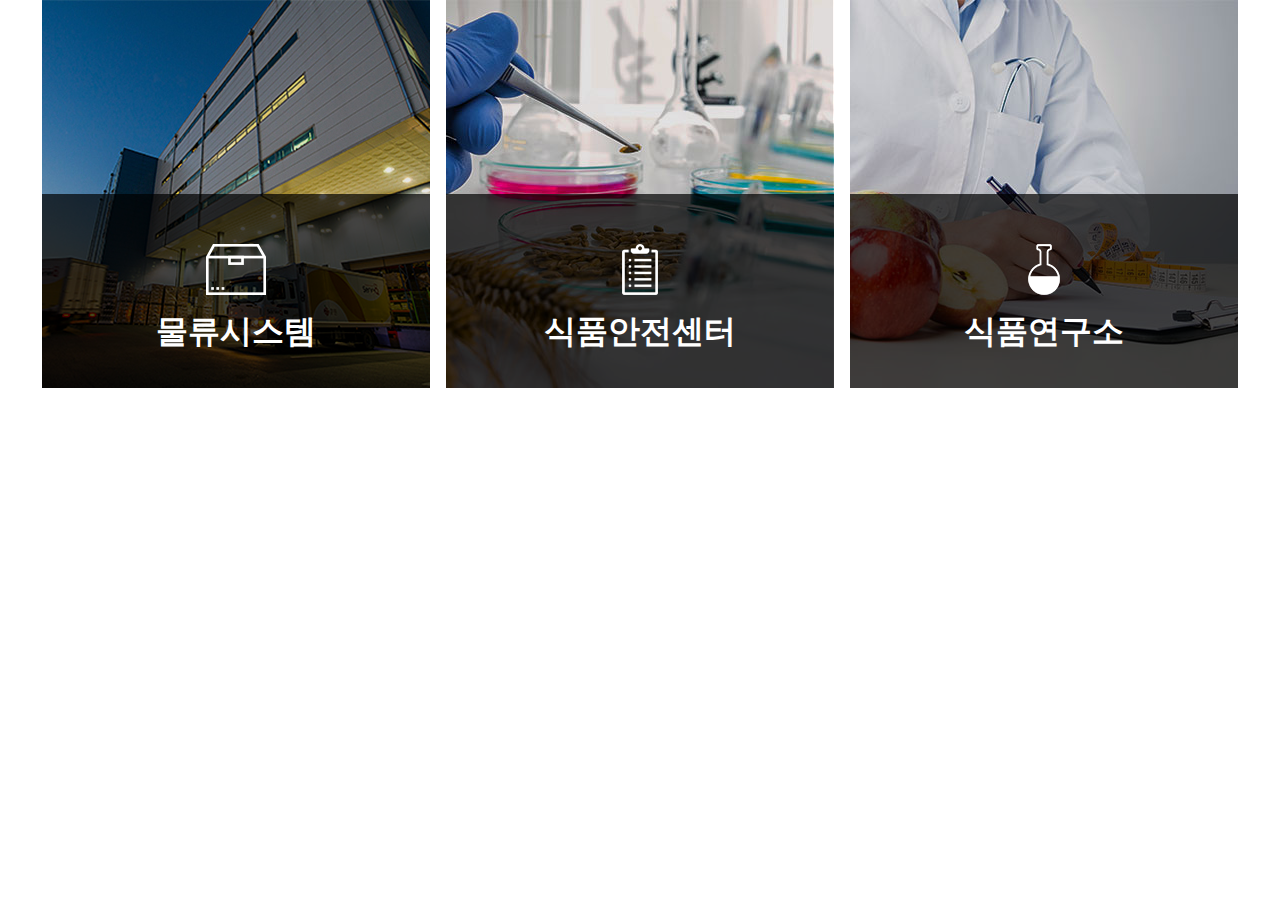
<file: index.html>
<!DOCTYPE html>
<html lang="en">
<head>
    <meta charset="UTF-8">
    <meta name="viewport" content="width=device-width, initial-scale=1.0">
    <title>마우스 호버 효과</title>
    <style>
        * {margin: 0; padding: 0;}
        a {
            text-decoration: none;
            color: inherit;
            }
        img {vertical-align: top;}
        section {
            width: 1212px;
            margin: 0 auto;
        }
        .box {
            width: 388px;
            text-align: center;
            margin: 0 8px;
            overflow:hidden;
            position: relative;
            float: left;
        }
        .box .bg {
            width: 388px;
            height: 388px;
            transition: 0.2s;
        }
        .box:nth-child(1) .bg{
            background: url(img/bg01.jpg) no-repeat;
        }
        .box:nth-child(2) .bg{
            background: url(img/bg02.jpg) no-repeat;
        }
        .box:nth-child(3) .bg{
            background: url(img/bg03.jpg) no-repeat;
        }
        .box .text {
            width: 388px;
            height: 388px;
            position: absolute;
            top: 50%;
            left: 0;
            background-color: rgba(0,0,0,0.7);
            text-align: center;
            color: white;
            padding-top: 50px;
            box-sizing: border-box;
            transition: 0.5s;
        }
        .box .text h2{
            padding: 15px 0 50px;
            font-size: 2rem;
        }
        .box .text a {
            display: inline-block;
            border:1px solid #fff;
            padding: 5px 20px;
            margin-top: 30px;
        }
        .box .text a:hover {
            background-color: #fff;
            color: #000;
            
            padding-right: #000;
        }
        .box:hover .text {
            top: 0;
        }
        .box:hover .bg {
            transform: scale(1.1);
        }
    </style>
</head>
<body>
    <section>
        <div class="box">
            <div class="bg"></div>
            <div class="text">
                <img src="img/icon01.png" alt="">
                <h2>물류시스템</h2>
                <p>서브큐는 선진화된 물류 시스템으로<br/> 고객분들께 식자재를 안전하게<br/> 공급하고 있습니다.</p>
                <a href="#">자세히보기</a>
            </div>
        </div>
        <div class="box">
            <div class="bg"></div>
            <div class="text">
                <img src="img/icon02.png" alt="">
                <h2>식품안전센터</h2>
                <p>한발 앞선 엄격한 식품위생관리를<br>위해 식품안전센터가 최선을<br>다하고 있습니다.</p>
                <a href="#">자세히보기</a>
            </div>
        </div>
        <div class="box">
            <div class="bg"></div>
            <div class="text">
                <img src="img/icon03.png" alt="">
                <h2>식품연구소</h2>
                <p>고객에게 차별화 된 가치 제공과<br>경쟁력 우위의 신제품 개발을<br>위해 노력하고 있습니다.</p>
                <a href="#">자세히보기</a>
            </div>
        </div>
    </section>
</body>
</html>
</file>
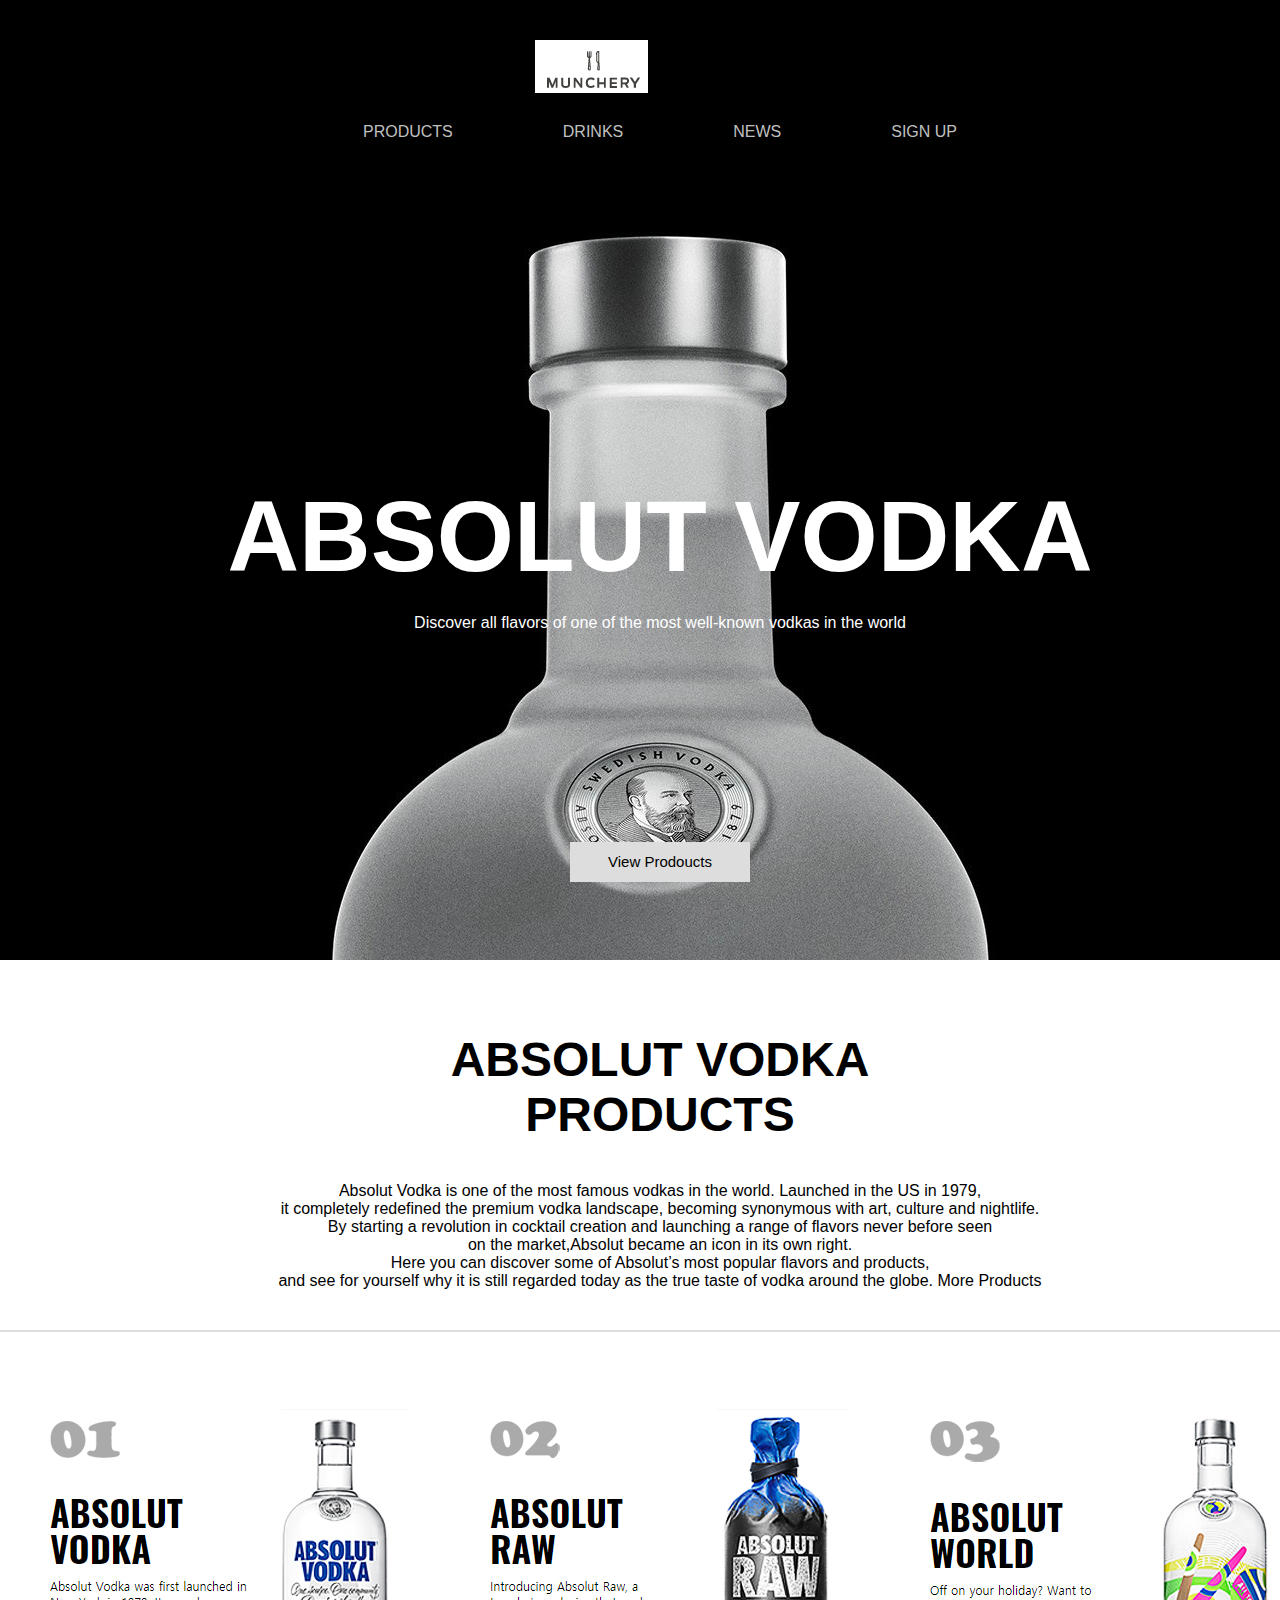
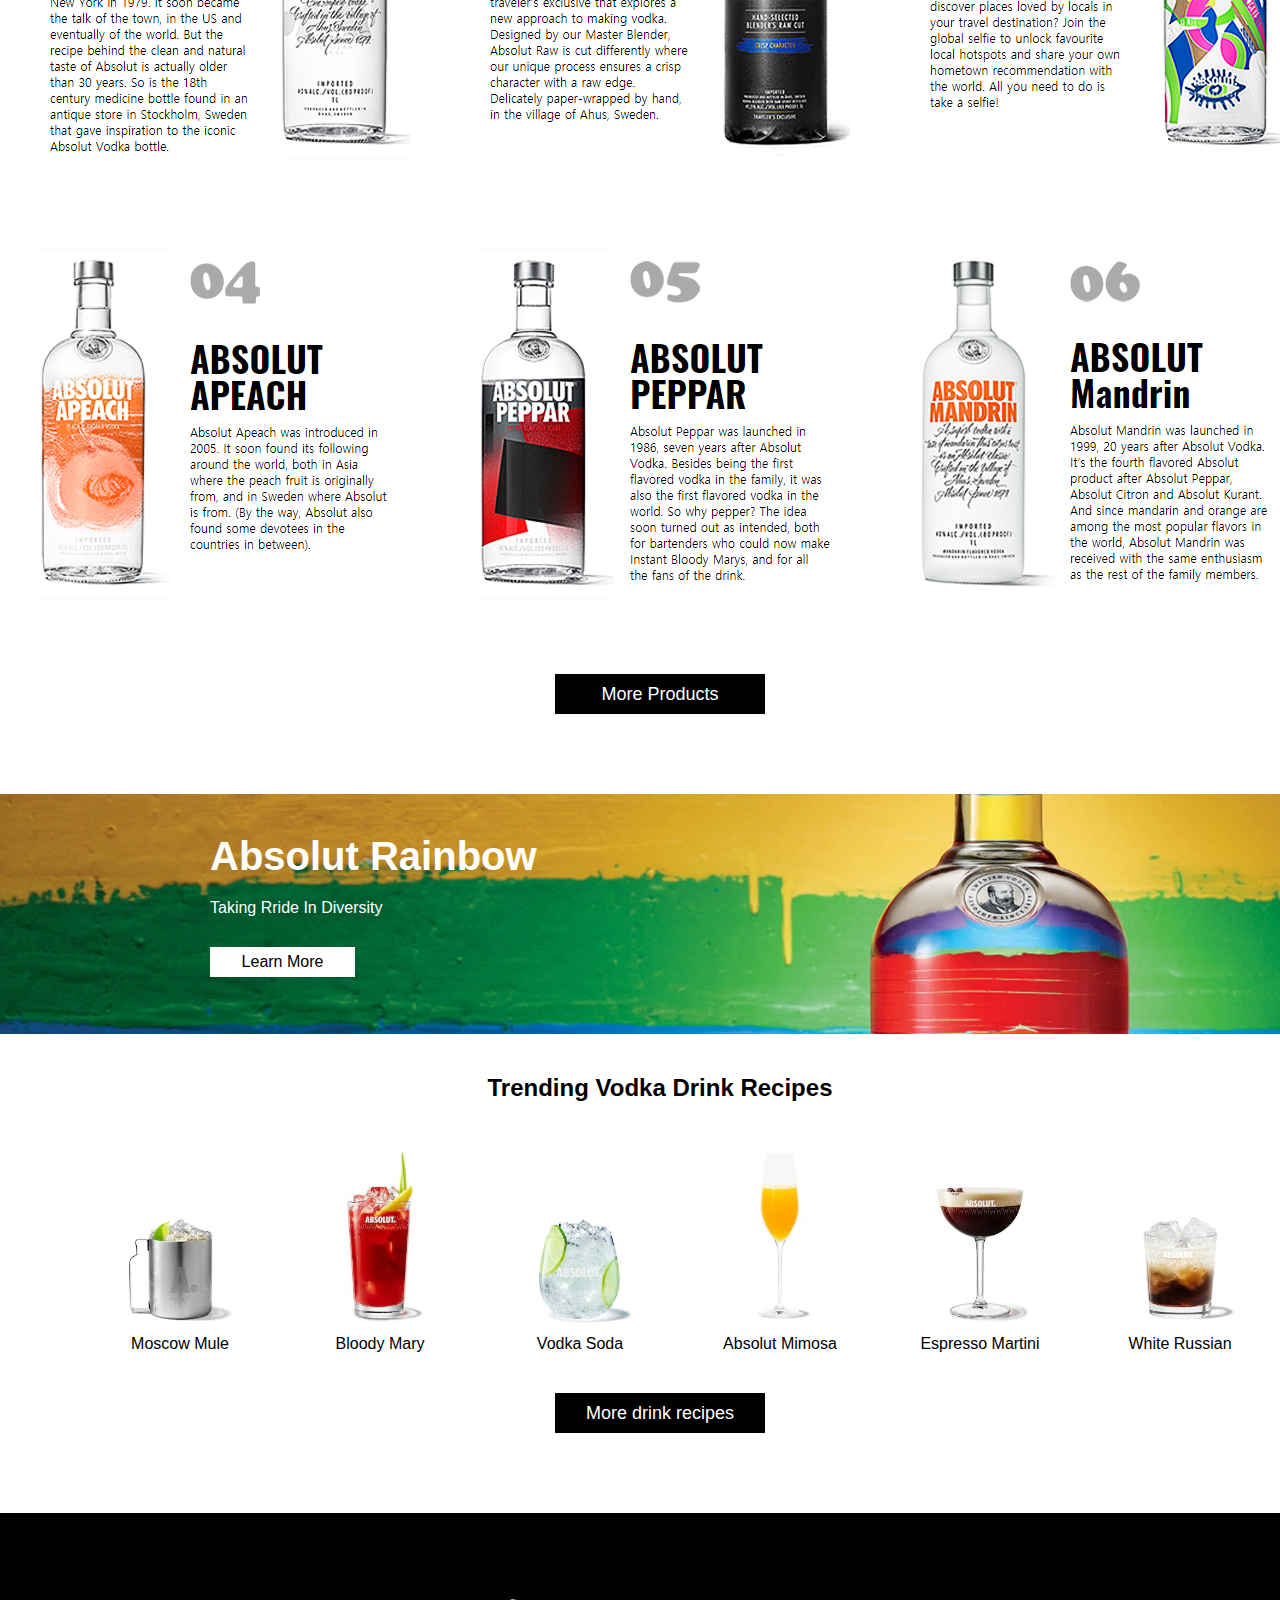
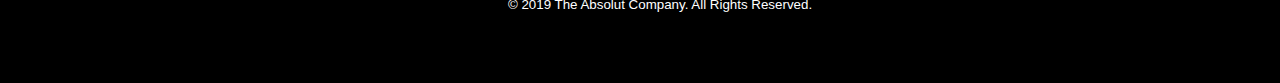
<file: absolut.html>
<!DOCTYPE html>
<html lang="en">
<head>
    <meta charset="UTF-8">
    <meta name="viewport" content="width=device-width, initial-scale=1.0">
    <title>ABSOLUT</title>
    <link href="absolut.css" rel="stylesheet"/>
</head>
<body>
    <!-- 헤더 -->
    <header>
        <h1><a href="#"><img src="img/logo.png"/></a></h1>
        <nav>
            <h2 class="blind">앱솔루트 홈페이지 메뉴</h2>
            <ul>
                <li><a href="#">products</a></li>
                <li><a href="#">drinks</a></li>
                <li><a href="#">news</a></li>
                <li><a href="#">sign up</a></li>
            </ul>
        </nav>
    </header>
    <div class="main_visual">
            <div class="text">
                <span>absolut vodka</span>
                <p>Discover all flavors of one of the most well-known vodkas in the world</p>
                <a href="#">View Prodoucts</a>
            </div>
    </div>
    <!-- 메인 -->
    <main>
        <h2 class="blind">본문</h2>
        <section>
            <h2>absolut vodka<br/>products</h2>
            <p>Absolut Vodka is one of the most famous vodkas in the world. Launched in the US in 1979,<br>
                it completely redefined the premium vodka landscape, becoming synonymous with art, culture and nightlife.<br>
                By starting a revolution in cocktail creation and launching a range of flavors never before seen<br>
                on the market,Absolut became an icon in its own right.<br>
                Here you can discover some of Absolut’s most popular flavors and products,<br>
                and see for yourself why it is still regarded today as the true taste of vodka around the globe.
                More Products</p>
        </section>
        <section>
            <h2 class="blind">보드카 제품 사진</h2>
            <ul>
                <li><a href="#"><img src="img/item01.jpg" alt="absolut vodka"/></a></li>
                <li><a href="#"><img src="img/item02.jpg" alt="absolut raw"/></a></li>
                <li><a href="#"><img src="img/item03.jpg" alt="absolut world"/></a></li>
                <li><a href="#"><img src="img/item04.jpg" alt="absolut apeach"/></a></li>
                <li><a href="#"><img src="img/item05.jpg" alt="absolut peppar"/></a></li>
                <li><a href="#"><img src="img/item06.jpg" alt="absolut mandrin"/></a></li>
            </ul>
            <div class="button"><a href="#">More Products</a></div>
        </section>
        <div class="banner">
            <div class="wrap">
                <span>Absolut Rainbow</span>
                <span>Taking Rride In Diversity</span>
                
                <a href="#">Learn More</a>
            </div>
        </div>
        <section>
            <h2>Trending Vodka Drink Recipes</h2>
            <ul>
                <li><a href="#">
                    <img src="img/recipes01.jpg" alt="Moscow Mule"/>
                    <figcaption>Moscow Mule</figcaption>
                </a></li>
                <li><a href="#"><img src="img/recipes02.jpg" alt="Bloody Mary"/>
                    <figcaption>Bloody Mary</figcaption>
                </a></li>
                <li><a href="#"><img src="img/recipes03.jpg" alt="Vodka Soda"/>
                    <figcaption>Vodka Soda</figcaption>
                </a></li>
                <li><a href="#"><img src="img/recipes04.jpg" alt="Absolut Mimosa"/>
                    <figcaption>Absolut Mimosa</figcaption>
                </a></li>
                <li><a href="#"><img src="img/recipes05.jpg" alt="Espresso Martini"/>
                    <figcaption>Espresso Martini</figcaption>
                </a></li>
                <li><a href="#"><img src="img/recipes06.jpg" alt="White Russian"/>
                    <figcaption>White Russian</figcaption>
                </a></li>
            </ul>
            <div class="button"><a href="#">More drink recipes</a></div>
        </section>
    </main>
    <footer>
        <h2 class="blind">꼬리</h2>
        <small>&copy; 2019 The Absolut Company. All Rights Reserved.</small>
    </footer>
</body>
</html>
</file>
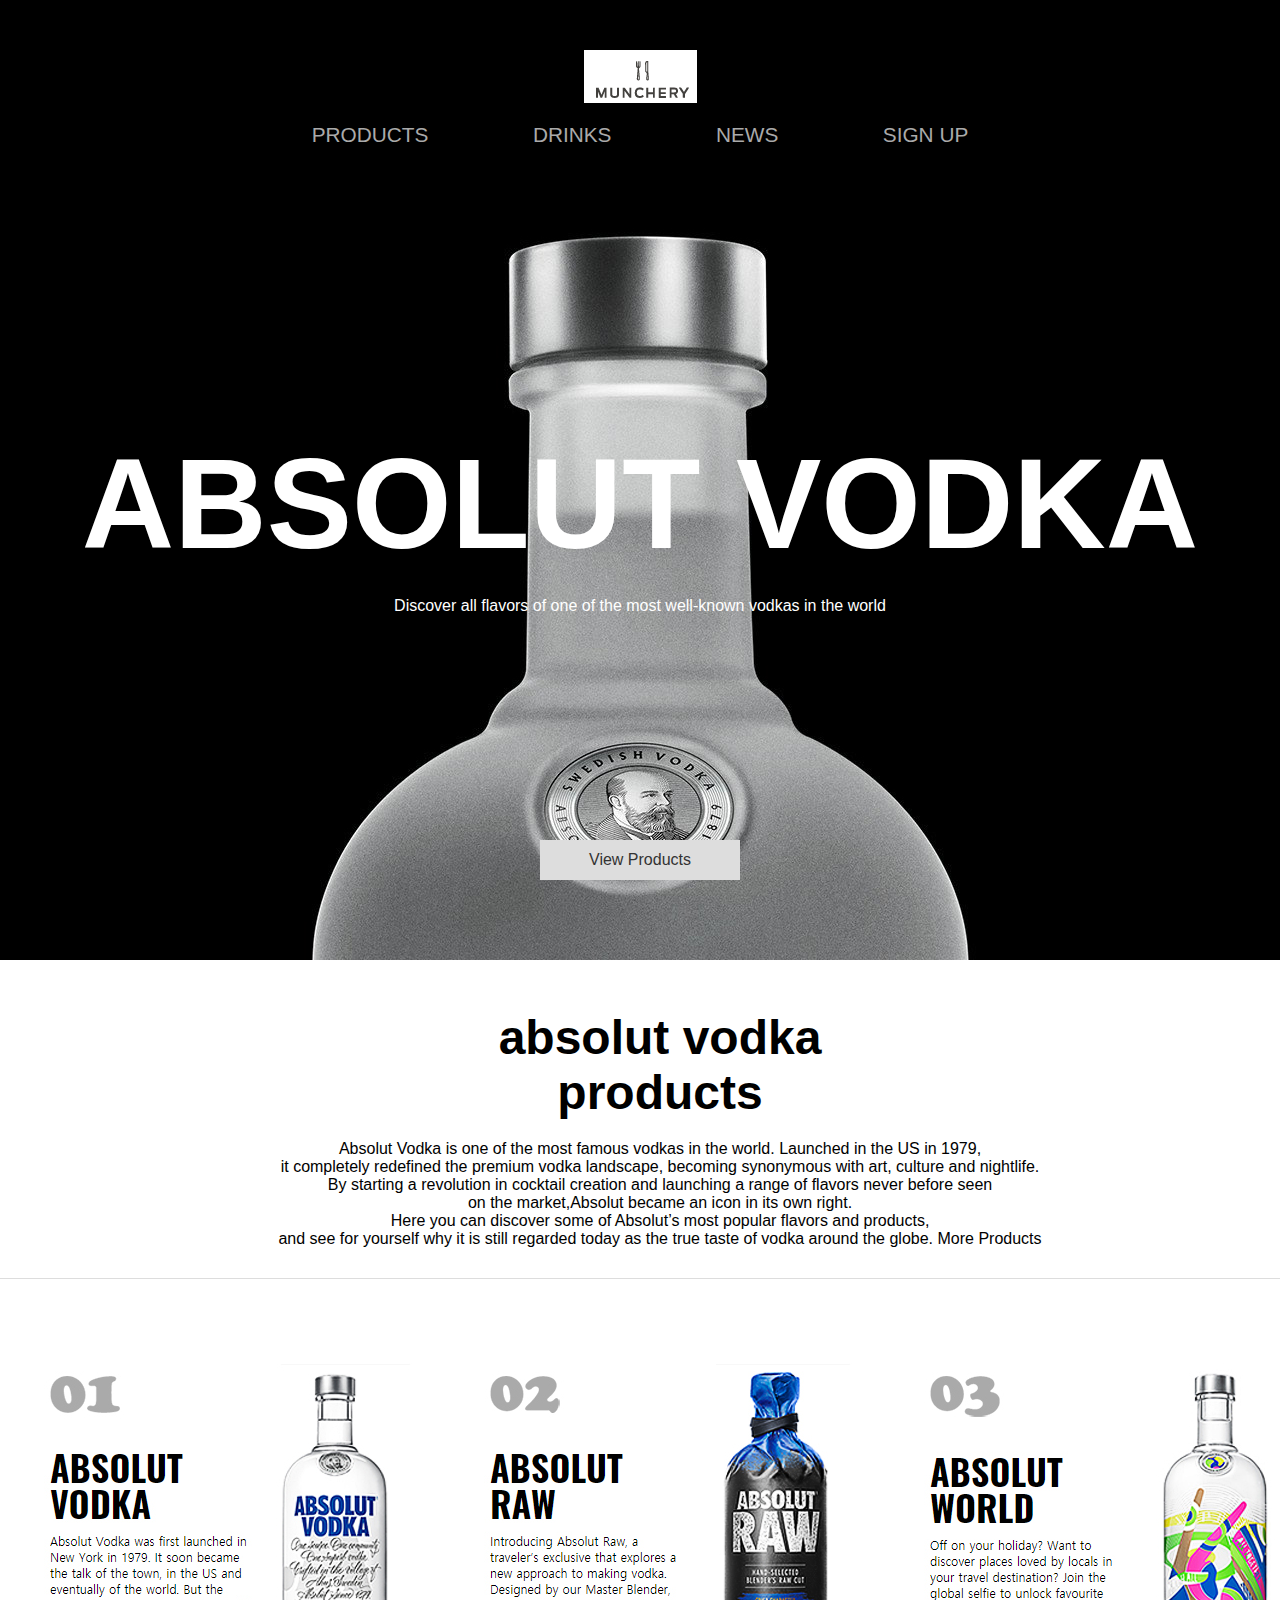
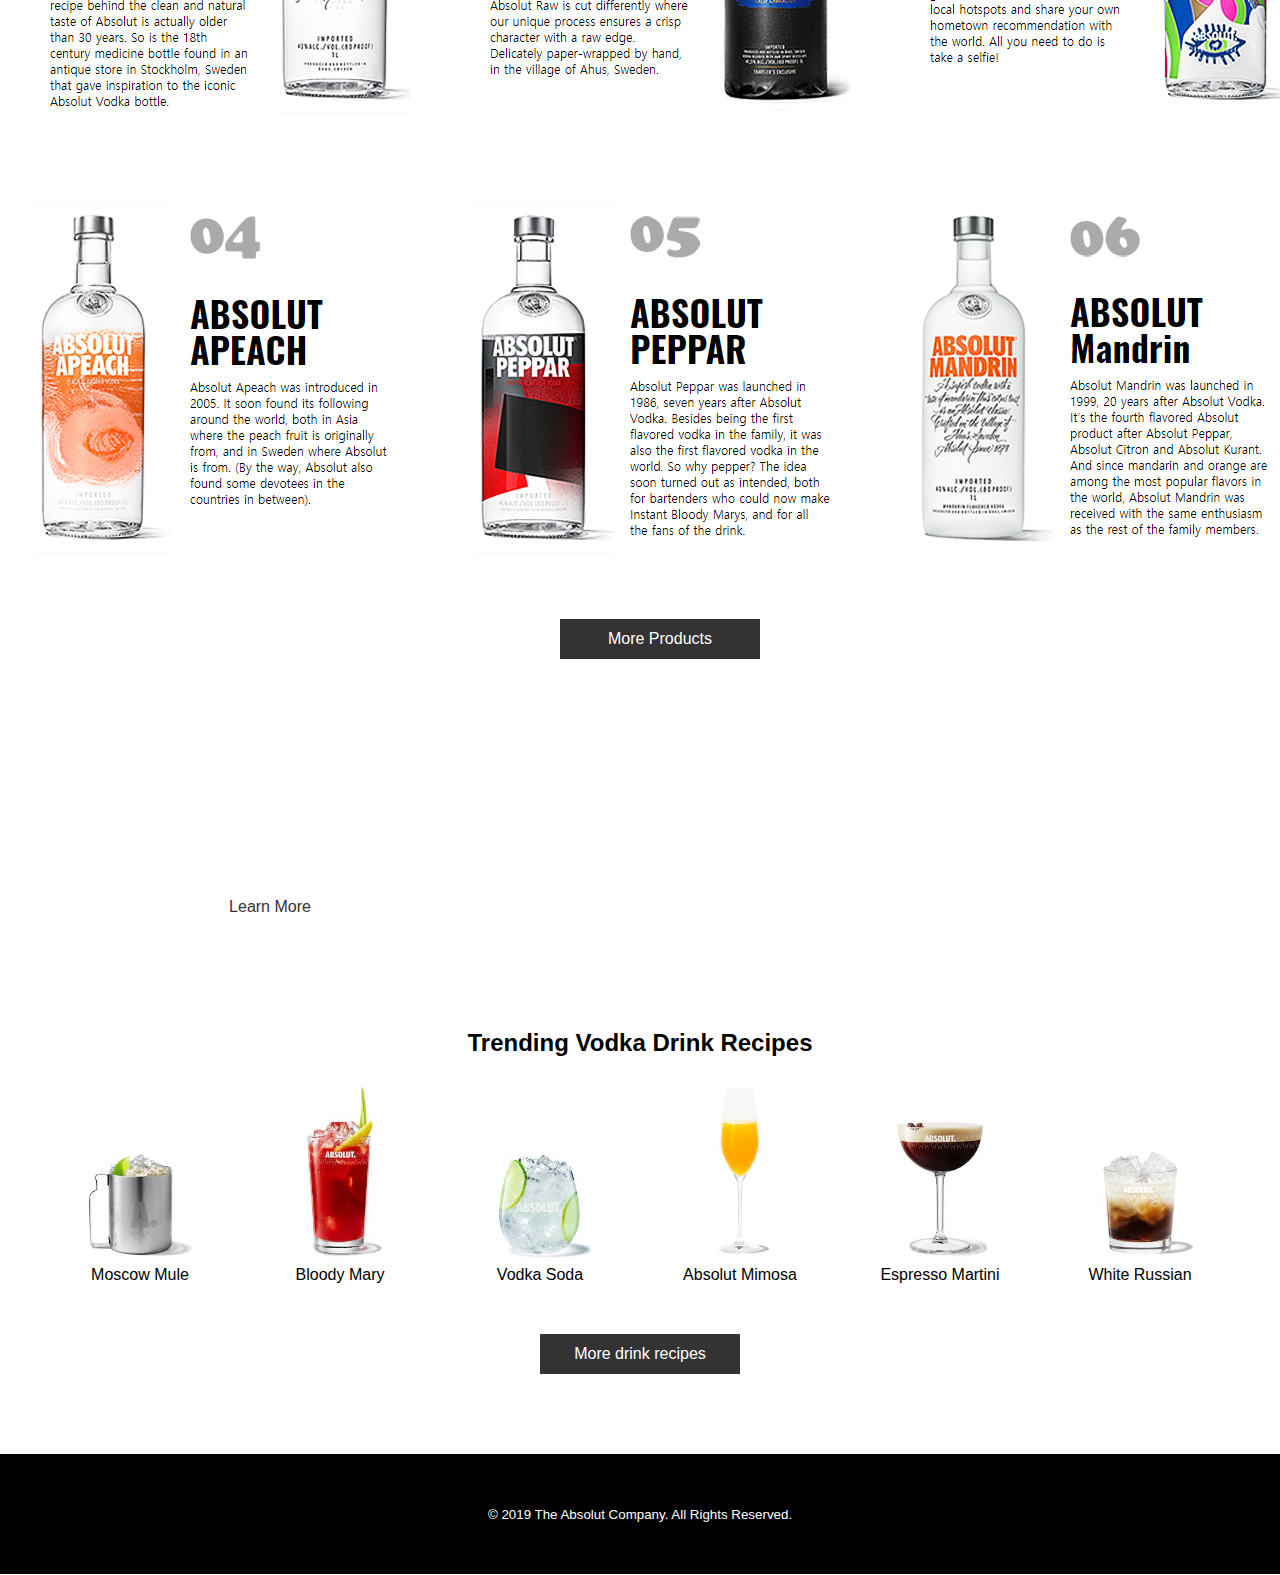
<file: answer_absolut.html>
<!DOCTYPE html>
<html lang="en">
<head>
    <meta charset="UTF-8">
    <meta name="viewport" content="width=device-width, initial-scale=1.0">
    <title>Document</title>
    <link href="answer_absolut.css" rel="stylesheet"/>
</head>
<body>
    <!-- 헤더 -->
    <header id="header">
        <h1><a href=#><img src="img/logo.png" alt="absolut"/></a></h1>
        <nav>
            <ul>
                <li><a href="#">PRODUCTS</a></li>
                <li><a href="#">DRINKS</a></li>
                <li><a href="#">NEWS</a></li>
                <li><a href="#">SIGN UP</a></li>
            </ul>
        </nav>
    </header>
    <!-- 메인비주얼 -->
    <div id="main_visual">
        <b>ABSOLUT VODKA</b>
        <p>Discover all flavors of one of the most well-known vodkas in the world</p>
        <a href="#" class="more">View Products</a>
    </div>
    <!-- 제품 -->
    <section id="products">
        <h2>absolut vodka<br/>products</h2>
        <p>Absolut Vodka is one of the most famous vodkas in the world. Launched in the US in 1979,<br>
            it completely redefined the premium vodka landscape, becoming synonymous with art, culture and nightlife.<br>
            By starting a revolution in cocktail creation and launching a range of flavors never before seen<br>
            on the market,Absolut became an icon in its own right.<br>
            Here you can discover some of Absolut’s most popular flavors and products,<br>
            and see for yourself why it is still regarded today as the true taste of vodka around the globe.
            More Products</p>
        <ul class="clearfix">
            <li><a href="#"><img src="img/item01.jpg" alt=""/></a></li>
            <li><a href="#"><img src="img/item02.jpg" alt=""/></a></li>
            <li><a href="#"><img src="img/item03.jpg" alt=""/></a></li>
            <li><a href="#"><img src="img/item04.jpg" alt=""/></a></li>
            <li><a href="#"><img src="img/item05.jpg" alt=""/></a></li>
            <li><a href="#"><img src="img/item06.jpg" alt=""/></a></li>
        </ul>
        <a href="#" class="more">More Products</a>
    </section>
    <!-- banner -->
    <div id="banner">
        <div>
            <b>Absolut Rainbow</b>
            <p>Taking Rride In Diversity</p>
            <a href="#" class="more">Learn More</a>
        </div>
    </div>

    <!-- 레시피 -->
    <section id="recipes">
        <h2>Trending Vodka Drink Recipes</h2>
        <ul class="clearfix">
            <li>
                <a href="#">
                    <img src="img/recipes01.jpg" alt=""/>
                    <span>Moscow Mule</span>
                </a>
            </li>
            <li>
                <a href="#">
                    <img src="img/recipes02.jpg" alt=""/>
                    <span>Bloody Mary</span>
                </a>
            </li>
            <li>
                <a href="#">
                    <img src="img/recipes03.jpg" alt=""/>
                    <span>Vodka Soda</span>
                </a>
            </li>
            <li>
                <a href="#">
                    <img src="img/recipes04.jpg" alt=""/>
                    <span>Absolut Mimosa</span>
                </a>
            </li>
            <li>
                <a href="#">
                    <img src="img/recipes05.jpg" alt=""/>
                    <span>Espresso Martini</span>
                </a>
            </li>
            <li>
                <a href="#">
                    <img src="img/recipes06.jpg" alt=""/>
                    <span>White Russian</span>
                </a>
            </li>
        </ul>
        <a href="#" class="more">More drink recipes</a>
    </section>
    <!--  푸터 -->
    <footer id="footer">
        <small>&copy; 2019 The Absolut Company. All Rights Reserved.</small>
    </footer>
</body>
</html>
</file>
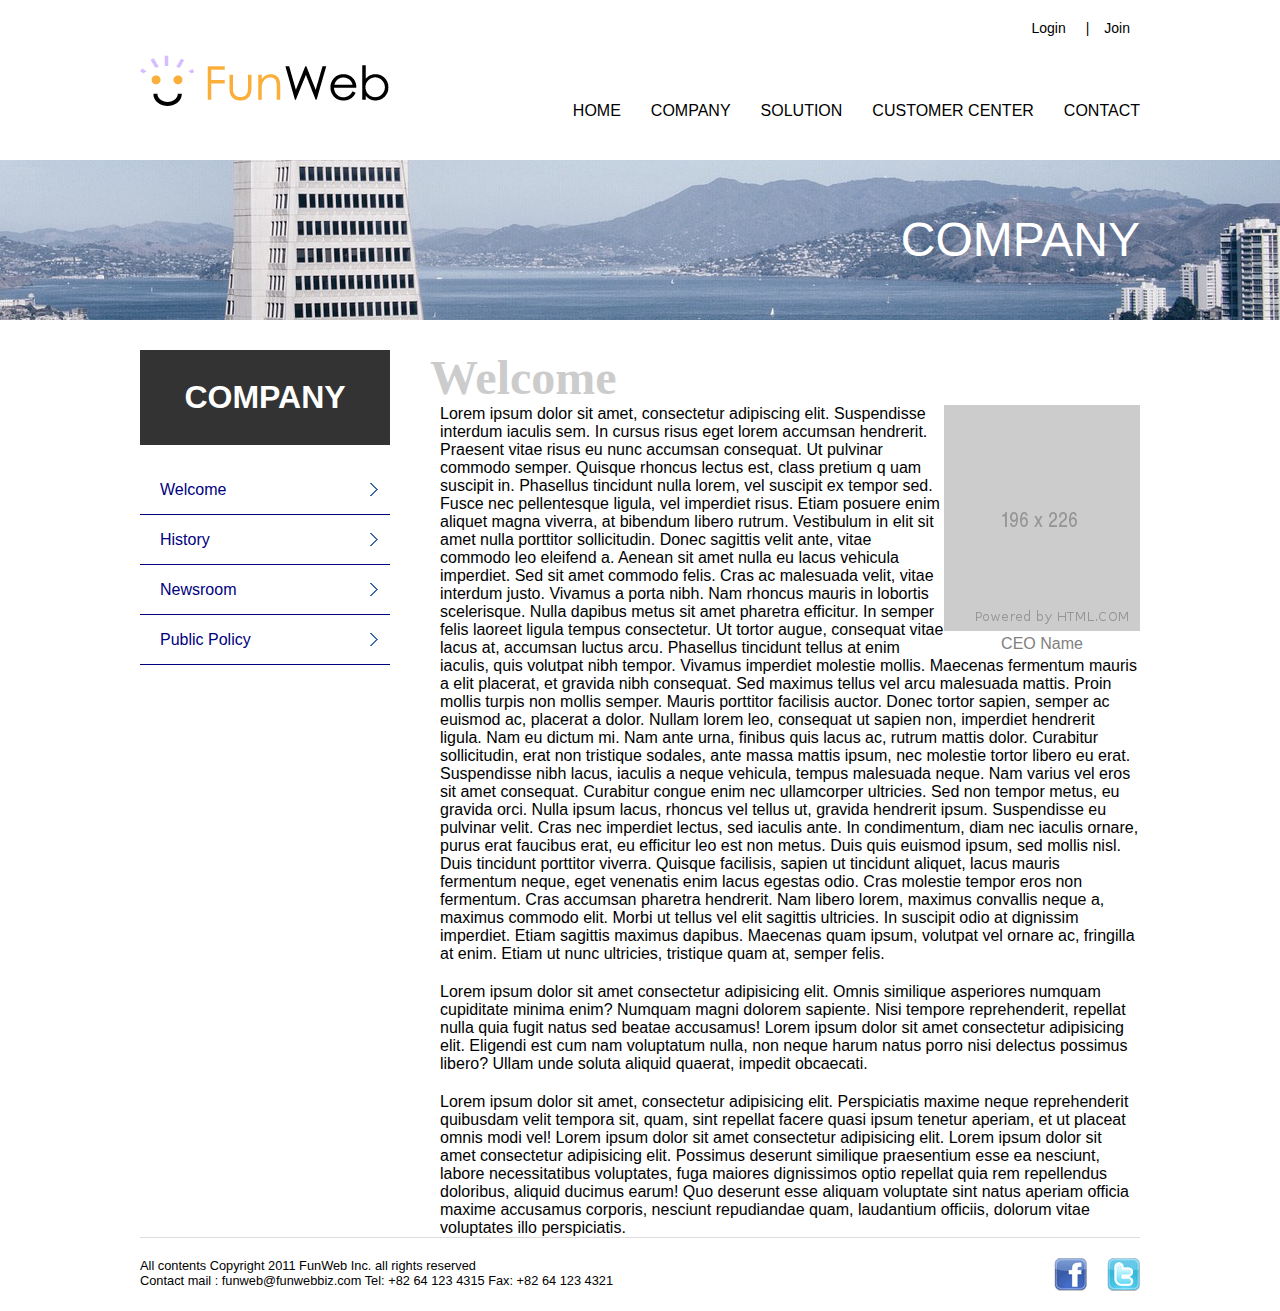
<file: funweb.html>
<!DOCTYPE html>
<html lang="en">
<head>
    <meta charset="UTF-8">
    <meta name="viewport" content="width=device-width, initial-scale=1.0">
    <title>FunWeb</title>
    <!-- 문서전체 고딕체고 welcome은 명조체(TimesNewRoman) -->
    <link href="funweb.css" rel="stylesheet"/>
</head>
    <!-- 헤더 -->
    <div class="header">
        <h1><a href="#"><img src="images/logo.png" alt="funweb"/></a></h1>
        <div class="member">
            <ul>
                <li><a href="#">Login</a></li>
                <li><a href="#">Join</a></li>
            </ul>
        </div>
        <div class="lnb">
            <ul>
                <li><a href="#">Home</a></li>
                <li><a href="#">Company</a></li>
                <li><a href="#">Solution</a></li>
                <li><a href="#">Customer Center</a></li>
                <li><a href="#">Contact</a></li>
            </ul>
        </div>
    </div>
    <!-- 서브 이미지 -->
    <div class="sub_img">
        <span>Company</span>
    </div>
    <!-- 본문 -->
    <div class="contents">
        <div class="submenu">
            <h2>Company</h2>
            <ul>
                <li><a href="#">Welcome</a></li>
                <li><a href="#">History</a></li>
                <li><a href="#">Newsroom</a></li>
                <li><a href="#">Public Policy</a></li>
            </ul>
        </div>
        <div class="subCon">
            <h3>Welcome</h3>
            <div class="content">
                <figure>
                    <img src="images/196x226.png" alt=""/>
                    <figcaption>CEO Name</figcaption>
                </figure>
                <p>Lorem ipsum dolor sit amet, consectetur adipiscing elit. Suspendisse interdum iaculis sem. In cursus risus eget lorem accumsan hendrerit. Praesent vitae risus eu nunc accumsan consequat. Ut pulvinar commodo semper. Quisque rhoncus lectus est, class pretium q
            uam suscipit in. Phasellus tincidunt nulla lorem, vel suscipit ex tempor sed. Fusce nec pellentesque ligula, vel imperdiet risus. Etiam posuere enim aliquet magna viverra, at bibendum libero rutrum. Vestibulum in elit sit amet nulla porttitor sollicitudin. Donec sagittis velit ante, vitae commodo leo eleifend a.

                Aenean sit amet nulla eu lacus vehicula imperdiet. Sed sit amet commodo felis. Cras ac malesuada velit, vitae interdum justo. Vivamus a porta nibh. Nam rhoncus mauris in lobortis scelerisque. Nulla dapibus metus sit amet pharetra efficitur. In semper felis laoreet ligula tempus consectetur. Ut tortor augue, consequat vitae lacus at, accumsan luctus arcu. Phasellus tincidunt tellus at enim iaculis, quis volutpat nibh tempor. Vivamus imperdiet molestie mollis. Maecenas fermentum mauris a elit placerat, et gravida nibh consequat. Sed maximus tellus vel arcu malesuada mattis. Proin mollis turpis non mollis semper. Mauris porttitor facilisis auctor.
                
                Donec tortor sapien, semper ac euismod ac, placerat a dolor. Nullam lorem leo, consequat ut sapien non, imperdiet hendrerit ligula. Nam eu dictum mi. Nam ante urna, finibus quis lacus ac, rutrum mattis dolor. Curabitur sollicitudin, erat non tristique sodales, ante massa mattis ipsum, nec molestie tortor libero eu erat. Suspendisse nibh lacus, iaculis a neque vehicula, tempus malesuada neque. Nam varius vel eros sit amet consequat. Curabitur congue enim nec ullamcorper ultricies. Sed non tempor metus, eu gravida orci.
                
                Nulla ipsum lacus, rhoncus vel tellus ut, gravida hendrerit ipsum. Suspendisse eu pulvinar velit. Cras nec imperdiet lectus, sed iaculis ante. In condimentum, diam nec iaculis ornare, purus erat faucibus erat, eu efficitur leo est non metus. Duis quis euismod ipsum, sed mollis nisl. Duis tincidunt porttitor viverra. Quisque facilisis, sapien ut tincidunt aliquet, lacus mauris fermentum neque, eget venenatis enim lacus egestas odio. Cras molestie tempor eros non fermentum.
                
                Cras accumsan pharetra hendrerit. Nam libero lorem, maximus convallis neque a, maximus commodo elit. Morbi ut tellus vel elit sagittis ultricies. In suscipit odio at dignissim imperdiet. Etiam sagittis maximus dapibus. Maecenas quam ipsum, volutpat vel ornare ac, fringilla at enim. Etiam ut nunc ultricies, tristique quam at, semper felis.</p>
                <p>Lorem ipsum dolor sit amet consectetur adipisicing elit. Omnis similique asperiores numquam cupiditate minima enim? Numquam magni dolorem sapiente. Nisi tempore reprehenderit, repellat nulla quia fugit natus sed beatae accusamus! Lorem ipsum dolor sit amet consectetur adipisicing elit. Eligendi est cum nam voluptatum nulla, non neque harum natus porro nisi delectus possimus libero? Ullam unde soluta aliquid quaerat, impedit obcaecati.</p>
                <p>Lorem ipsum dolor sit amet, consectetur adipisicing elit. Perspiciatis maxime neque reprehenderit quibusdam velit tempora sit, quam, sint repellat facere quasi ipsum tenetur aperiam, et ut placeat omnis modi vel! Lorem ipsum dolor sit amet consectetur adipisicing elit. Lorem ipsum dolor sit amet consectetur adipisicing elit. Possimus deserunt similique praesentium esse ea nesciunt, labore necessitatibus voluptates, fuga maiores dignissimos optio repellat quia rem repellendus doloribus, aliquid ducimus earum! Quo deserunt esse aliquam voluptate sint natus aperiam officia maxime accusamus corporis, nesciunt repudiandae quam, laudantium officiis, dolorum vitae voluptates illo perspiciatis.</p>
            </div>  
        </div>
    </div>
    <!-- 꼬리 -->
    <div class="footerWrap">
        <div class="footer">
            <div class="left">
                <small>All contents Copyright 2011 FunWeb Inc. all rights reserved</small>
                <address>Contact mail : funweb@funwebbiz.com Tel: +82 64 123 4315 Fax: +82 64 123 4321</address>
            </div>
            <ul class="sns">
                <li><a href="#">페이스북</a></li>
                <li><a href="#">트위터</a></li>
            </ul>
        </div>
    </div>
</body>
</html>
</file>
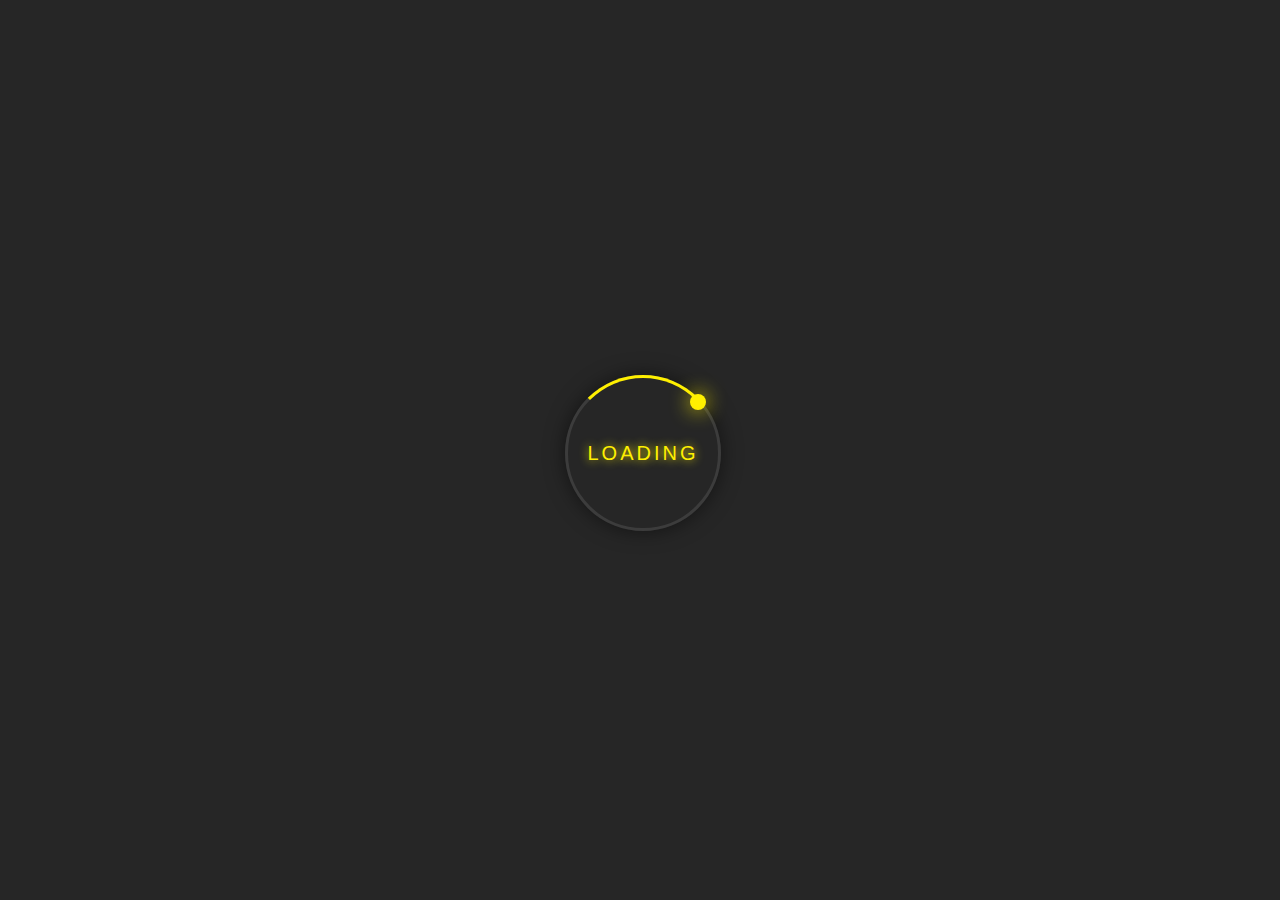
<file: loading.html>
<!DOCTYPE html>
<html lang="en">
<head>
    <meta charset="UTF-8">
    <meta name="viewport" content="width=device-width, initial-scale=1.0">
    <title>로딩 애니메이션 예제</title>
    <style>
        body{
            margin: 0;
            padding: 0;
            background-color: #262626;
        }
        .ring {
            width: 150px;
            height: 150px;
            position: absolute;
            top: calc(50% - 75px);
            left:calc(50% - 75px);
            border-radius: 50%;
            border: 3px solid #3c3c3c;
            text-align: center;
            line-height: 150px;
            color: #fff000;
            font-size: 20px;
            font-family: Arial, Helvetica, sans-serif;
            text-transform: uppercase;
            letter-spacing: 3px;
            text-shadow: 0 0 10px #fff000;
            box-shadow: 0 0 20px rgba(0, 0, 0, 0.5);
        }
        .ring::before {
            content:"";
            width: 100%;
            height: 100%;
            position: absolute;
            top: -3px; left: -3px;
            /* 볼더 두께만큼 빼준다. */
            border: 3px solid transparent;
            border-top-color: #fff000;
            /* border-right-color: #fff000; */
            border-radius: 50%;
            animation: ring-loop 2s linear infinite ;
        }
        span{
            display: block;
            width: 100%; height: 100%;
            position:absolute;
            top: calc(50% - 75px);
            left:calc(50% - 75px);
            border-radius: 50%;
            animation: ball-loop 2s linear infinite ;
        }
        span::before{
            content: "";
            width: 16px;
            height: 16px;
            border-radius: 50%;
            background-color: #fff000;
            position: absolute;
            top: 16px;
            right: 12px;
            box-shadow: 0 0 20px #fff000;
            
        }
        @keyframes ring-loop {
            0%{}
            25%{transform: rotate(90deg);}
            50%{transform: rotate(180deg);}
            75%{ transform: rotate(270deg);}
            100%{transform: rotate(360deg);}
        }
        @keyframes ball-loop {
            0%{}
            25%{transform: rotate(90deg);}
            50%{transform: rotate(180deg);}
            75%{ transform: rotate(270deg);}
            100%{transform: rotate(360deg);}
        }
    </style>
</head>
<body>
    <div class="ring">Loading
        <span></span>
    </div>
</body>
</html>
</file>
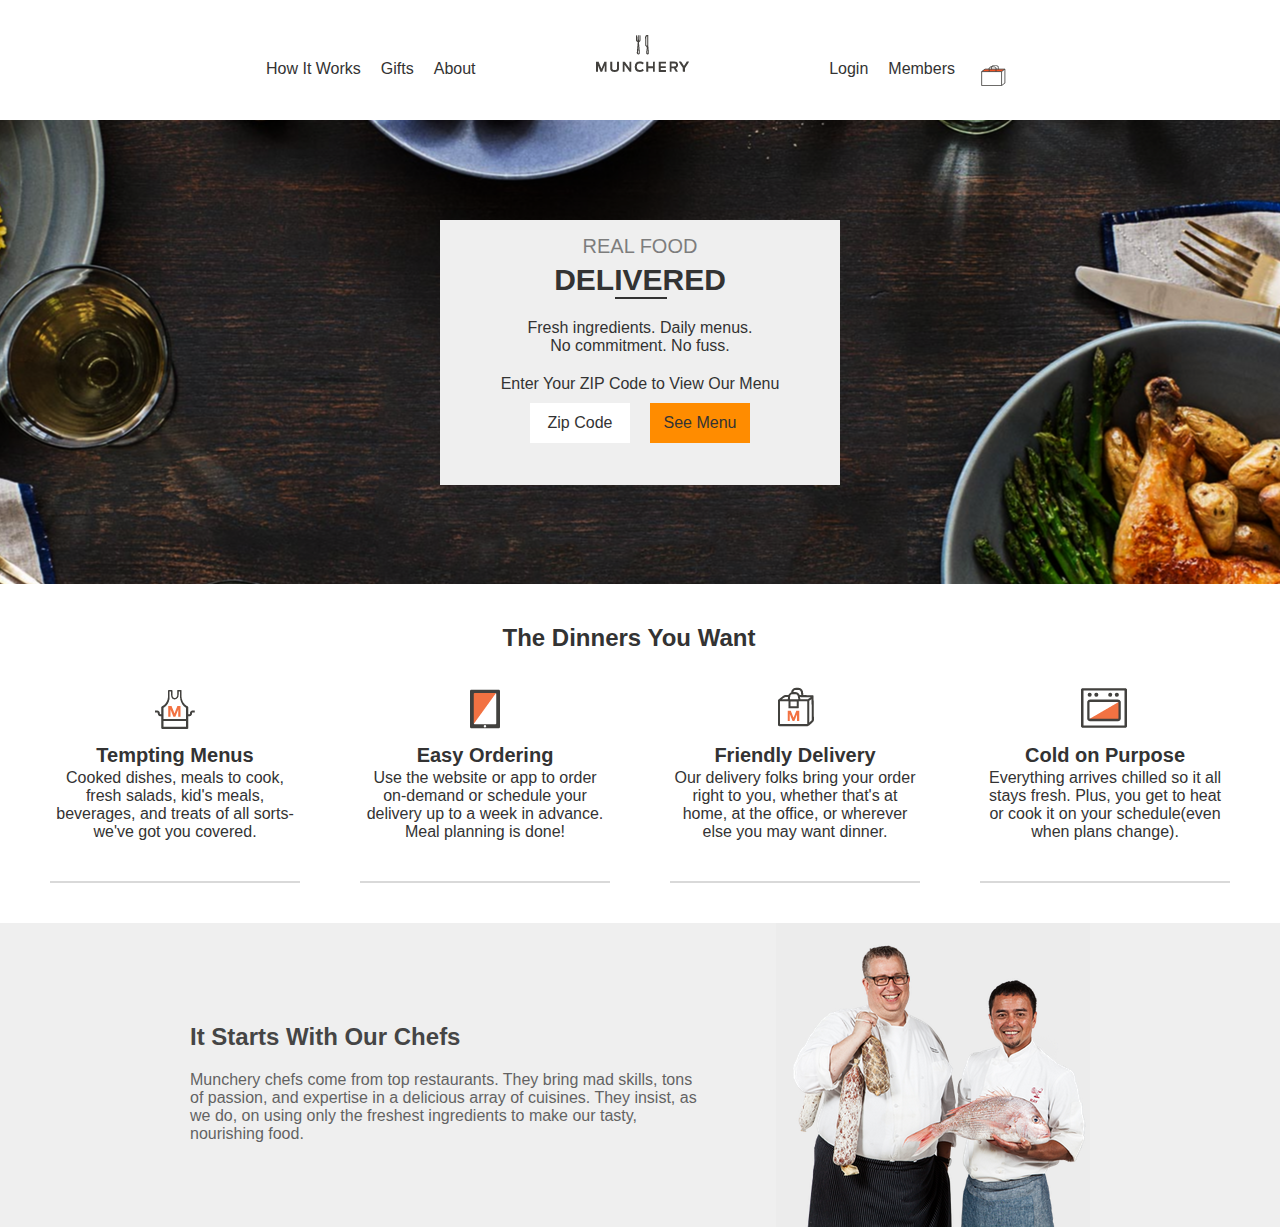
<file: munchery.html>
<!DOCTYPE html>
<html lang="en">
<head>
    <meta charset="UTF-8">
    <meta name="viewport" content="width=device-width, initial-scale=1.0">
    <title>munchery 예제</title>
    <link rel="stylesheet" href="munchery.css">
</head>
<body>
    <header>
        <nav class="left-side">
            <ul>
                <li class="nav__left-side"><a href="#">How It Works</a></li>
                <li class="nav__left-side"><a href="#">Gifts</a></li>
                <li class="nav__left-side"><a href="#">About</a></li>
            </ul>
        </nav>
        <nav class="right-side">
            <ul>
                <li class="nav__right-side"><a href="#">Login</a></li>
                <li class="nav__right-side"><a href="#">Members</a></li>
                <li class="nav__right-side adjust"><a href="#"><img src="img/top_icon.png" alt="cart"/></a></li>
            </ul>
        </nav>
        </nav>
        <h1 class="logo"><a href="#"><img src="img/logo.png" alt=""/></a></h1>
    </header>
    <div class="main-banner">
        <div class="main-banner__wrap">
            <span>real food</span>
            <h2 class="main-banner__title">Delivered</h2>
            <span>line</span>
            <p>Fresh ingredients. Daily menus.<br/>
                No commitment. No fuss.</p>
            <p>Enter Your ZIP Code to View Our Menu</p>
            <a href="#" class="main-banner__btn">Zip Code</a>
            <a href="#" class="main-banner__btn">See Menu</a>
        </div>
    </div>
    <main>
        <h2 class="main__title">The Dinners You Want</h2>
        <section>
            <a href="#">
                <img src="img/icon1.png" alt="">
                <h5 class="section__title">Tempting Menus</h5>
                <p class="section__text">Cooked dishes, meals to cook, fresh salads,
                    kid's meals, beverages, and treats of all
                    sorts-we've got you covered.
                    </p>
            </a>
        </section>
        <section>
            <a href="#">
                <img src="img/icon2.png" alt="">
                <h5 class="section__title">Easy Ordering</h5>
                <p class="section__text">Use the website or app to order on-demand
                    or schedule your delivery up to a week in
                    advance. Meal planning is done!</p>
            </a>
        </section>
        <section>
            <a href="#">
                <img src="img/icon3.png" alt="">
                <h5 class="section__title">Friendly Delivery</h5>
                <p class="section__text">Our delivery folks bring your order right to
                    you, whether that's at home, at the office, or
                    wherever else you may want dinner.</p>
            </a>
        </section>
        <section>
            <a href="#">
                <img src="img/icon4.png" alt="">
                <h5 class="section__title">Cold on Purpose</h5>
                <p class="section__text">Everything arrives chilled so it all stays
                    fresh. Plus, you get to heat or cook it on
                    your schedule(even when plans change).</p>
            </a>
        </section>
    </main>
    <footer>
        <div class="footer__wrap">
            <h2 class="footer__title">It Starts With Our Chefs</h2>
            <p class="footer__text">Munchery chefs come from top restaurants. They bring mad skills, tons<br/>
            of passion, and expertise in a delicious array of cuisines. They insist, as<br/>
            we do, on using only the freshest ingredients to make our tasty,<br/>
            nourishing food.</p>
        </div>
    </footer>
</body>
</html>
</file>
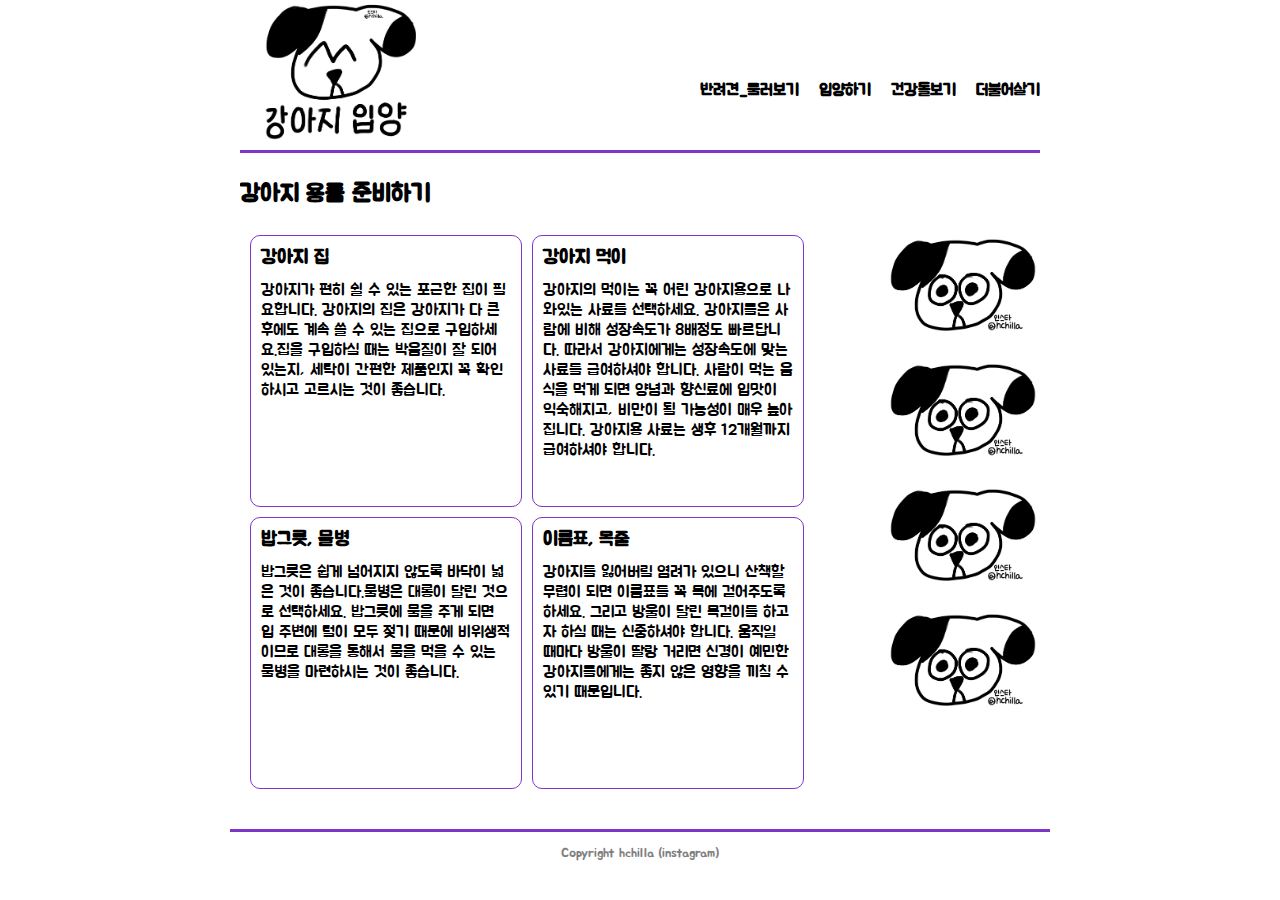
<file: renew.html>
<!DOCTYPE html>
<html lang="en">
<head>
    <meta charset="UTF-8">
    <meta name="viewport" content="width=device-width, initial-scale=1.0">
    <title>강아지 입양하기_복습</title>
    <link href="renew.css" rel="stylesheet"/>
    <style>
        .blind{
            position: absolute;
            left: -9999em;
        }
    </style>
</head>
<body>
    <!-- 헤더 -->
    <header>
        <h1><a href="#"><img src="big.PNG" alt="강아지입양하기"/></a></h1>
        <nav>
            <h2 class="blind">강아지 입양하기 메뉴</h2>
            <ul>
                <li><a href="#">반려견_둘러보기</a></li>
                <li><a href="#">입양하기</a></li>
                <li><a href="#">건강돌보기</a></li>
                <li><a href="#">더불어살기</a></li>
            </ul>
        </nav>
    </header>
    <!-- 본문 -->
    <div class="container">
        <section>
            <h2>강아지 용품 준비하기</h2>
            <article>
                <h3>강아지 집</h3>
                <p>
                    강아지가 편히 쉴 수 있는 포근한 집이 필요합니다. 강아지의 집은 강아지가 다 큰 후에도 계속 쓸 수 있는 집으로 구입하세요.집을 구입하실 때는 박음질이 잘 되어 있는지, 세탁이 간편한 제품인지 꼭 확인하시고 고르시는 것이 좋습니다.
                </p>
            </article>
            <article>
                <h3>강아지 먹이</h3>
                <p>강아지의 먹이는 꼭 어린 강아지용으로 나와있는 사료를 선택하세요. 강아지들은 사람에 비해 성장속도가 8배정도 빠르답니다. 따라서 강아지에게는 성장속도에 맞는 사료를 급여하셔야 합니다. 사람이 먹는 음식을 먹게 되면 양념과 향신료에 입맛이 익숙해지고, 비만이 될 가능성이 매우 높아집니다. 강아지용 사료는 생후 12개월까지 급여하셔야 합니다.</p>
            </article>
            <article>
                <h3>밥그릇, 물병</h3>
                <p>밥그릇은 쉽게 넘어지지 않도록 바닥이 넓은 것이 좋습니다.물병은 대롱이 달린 것으로 선택하세요. 밥그릇에 물을 주게 되면 입 주변에 털이 모두 젖기 때문에 비위생적이므로 대롱을 통해서 물을 먹을 수 있는 물병을 마련하시는 것이 좋습니다.
                </p>
            </article>
            <article>
                <h3>이름표, 목줄</h3>
                <p>강아지를 잃어버릴 염려가 있으니 산책할 무렵이 되면 이름표를 꼭 목에 걸어주도록 하세요. 그리고 방울이 달린 목걸이를 하고자 하실 때는 신중하셔야 합니다. 움직일 때마다 방울이 딸랑 거리면 신경이 예민한 강아지들에게는 좋지 않은 영향을 끼칠 수 있기 때문입니다.
                </p>
            </article>
        </section>
        <!-- 강아지사진 -->
        <aside>
            <h2 class="blind">강아지 사진</h2>
            <ul>
                <li><a href="#"><img src="small.PNG" alt="바둑이"/></a></li>
                <li><a href="#"><img src="small.PNG" alt="바둑이"/></a></li>
                <li><a href="#"><img src="small.PNG" alt="바둑이"/></a></li>
                <li><a href="#"><img src="small.PNG" alt="바둑이"/></a></li>
            </ul>
        </aside>
    </div>
    <!-- footer -->
    <footer>
        <small>
            Copyright hchilla (instagram)
        </small>
    </footer>
</body>
</html>
</file>
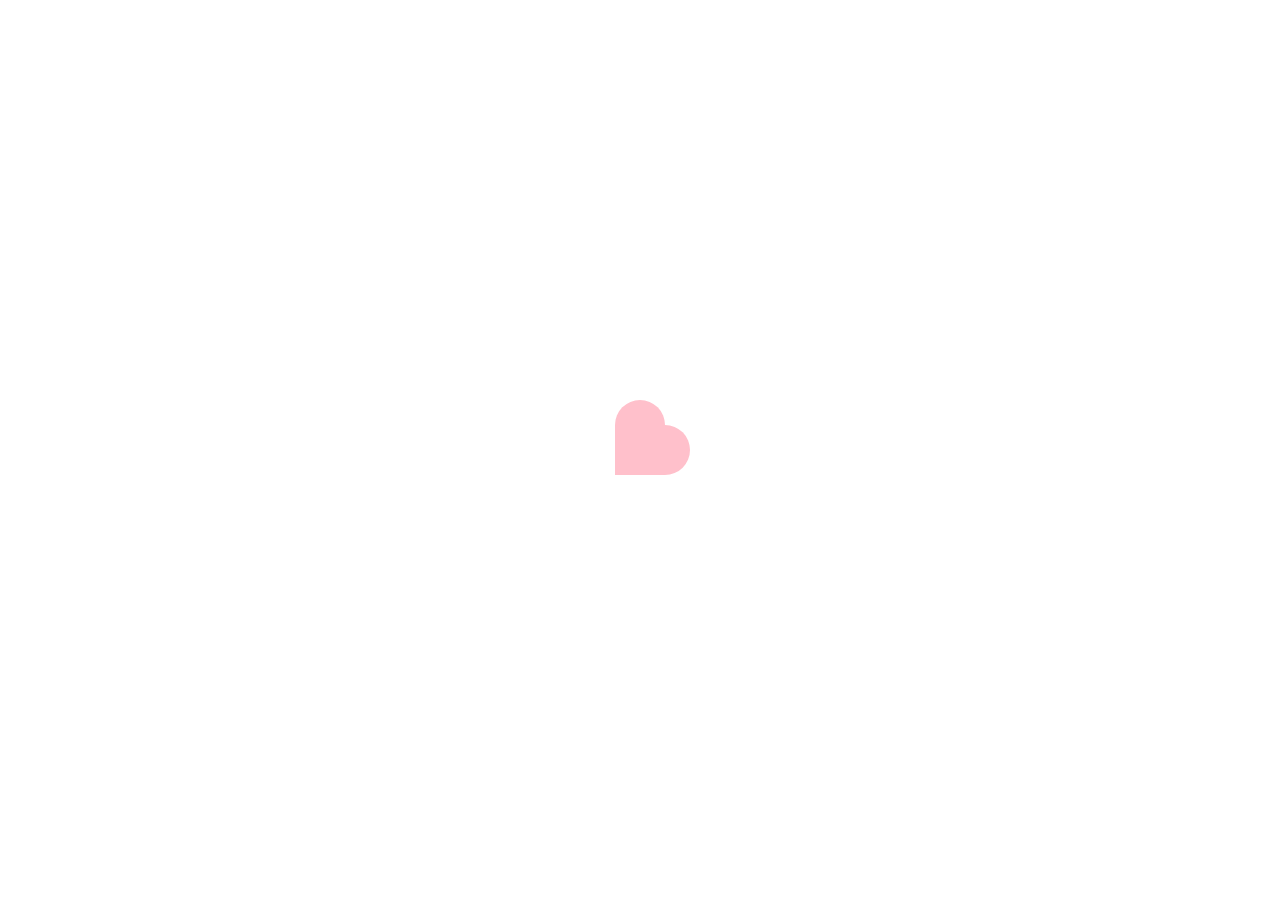
<file: review.html>
<!DOCTYPE html>
<html lang="en">
<head>
    <meta charset="UTF-8">
    <meta name="viewport" content="width=device-width, initial-scale=1.0">
    <title>하트 애니메이션 예제 복습하기</title>
    <style>
        .back {
            position: absolute;
            top: 0;
            left: 0;
            width: 100%;
            height: 100%;
            animation: back 1.5s ease-in-out infinite alternate;
        }
        .heart {
            width: 50px;
            height: 50px;
            position: absolute;
            top: calc(50% - 25px);
            left: calc(50% - 25px);
            background-color: pink;
            animation: beat 1.5s ease-in-out infinite;
        }
        .heart::before {
            content: "";
            width: 50px;
            height: 50px;
            position: absolute;
            top: -25px;
            left: 0;
            background-color: pink;
            border-radius: 50%;
                    }
        .heart::after {
            content: "";
            width: 50px;
            height: 50px;
            position: absolute;
            top: 0px;
            left: 25px;
            background-color: pink;
            border-radius: 50%;
                 }
        @keyframes beat {
            0%{ transform: rotate(-45deg) scale(1);
                }
            50%{ transform: rotate(-45deg) scale(0.5);
                }
            100%{ transform: rotate(-45deg) scale(1);
                }
        }
        @keyframes back {
            0% {background-color: rgb(178, 172, 221);}
            50% {background-color: rgba(178, 172, 221, 0.8);}
            100% {background-color:  rgb(178, 172, 221);}
        }
    </style>
</head>
<body>
    <div class="back"></div>
    <div class="heart"></div>
</body>
</html>
</file>
<file: absolut.css>
@charset "utf-8";
* {
  margin: 0px;
  padding: 0px;
}
ul {
  list-style: none;
}
a {
  text-decoration: none;
  color: inherit;
}
body {
  font-family: Arial, Helvetica, sans-serif;
}
.blind {
  text-indent: -9999em;
}
/* 헤더 */
header {
  width: 1320px;
  height: 180px;
  margin: 0 auto;
  background-color: black;
}
h1 {
  width: 250px;
  height: 51px;
  margin: 0 auto;
  padding-top: 40px;
}

nav {
  text-align: center;
  color: rgb(192, 192, 192);
}
nav ul {
  display: inline-block;
}
nav ul li {
  float: left;
  padding: 0 55px;
  text-transform: uppercase;
}
nav ul li a:hover {
  color: brown;
}
/* 메인비주얼 */
.main_visual {
  width: 1320px;
  margin: 0 auto;
  height: 780px;
  background: url(img/mainvisual.jpg) no-repeat center;
}
.main_visual .text {
  text-align: center;
  padding-top: 300px;
}
.main_visual .text span {
  font-size: 6.2rem;
  font-weight: bold;
  color: white;
  text-transform: uppercase;
  color: white;
}
.main_visual .text p {
  padding-top: 20px;
  color: white;
}
.main_visual .text a {
  display: block;
  background-color: #ddd;
  font-size: 15px;
  width: 180px;
  margin: 210px auto;
  height: 40px;
  line-height: 40px;
}
.main_visual .text a:hover {
  box-shadow: 5px 5px 5px black;
}
/* 메인 */
main {
  width: 1320px;
  margin: 0 auto;
  overflow: hidden;
}
main section:nth-of-type(1) h2 {
  padding: 40px 0;
  font-size: 3em;
  font-weight: 800;
  text-align: center;
  text-transform: uppercase;
}
main section:nth-of-type(1) p {
  text-align: center;
}
main section:nth-of-type(1) {
  padding-bottom: 40px;
  border-bottom: 2px solid #ddd;
}

main section:nth-of-type(2) li {
  width: 400px;
  height: 400px;
  float: left;
  margin: 20px 20px;
  box-sizing: border-box;
}
main section:nth-of-type(2) li:hover {
  box-shadow: 3px 3px 4px 2px rgb(180, 178, 178);
}
main section:nth-of-type(2) .button {
  clear: both;
  padding-top: 30px;
}
main section:nth-of-type(2) .button a {
  display: block;
  text-align: center;
  background-color: black;
  width: 210px;
  color: white;
  height: 40px;
  line-height: 40px;
  font-size: 18px;
  margin: 0 auto 80px;
}
main section:nth-of-type(2) .button a:hover {
  box-shadow: 3px 3px 4px gray;
}
/* 배너 */
.banner {
  width: 1320px;
  height: 240px;
  margin: 0 auto;
  background: url(img/fixedBg2.jpg) no-repeat center;
  background-size: cover;
}
.banner .wrap {
  padding: 40px 0;
  width: 900px;
  margin: 0 auto;
}
.banner span:nth-of-type(1) {
  font-size: 2.5em;
  color: white;
  font-weight: bolder;
}
.banner span:nth-of-type(2) {
  padding: 20px 0;
  display: block;
  color: white;
}
.banner .wrap a {
  display: block;
  background-color: white;
  width: 145px;
  text-align: center;
  height: 30px;
  line-height: 30px;
  margin: 10px 0;
}
.banner .wrap a:hover {
  box-shadow: 3px 3px 5px 3px black;
}

main section:nth-of-type(3) {
  width: 1200px;
  margin: 0 auto;
  overflow: hidden;
  padding-top: 40px;
}
main section:nth-of-type(3) h2 {
  text-align: center;
  font-weight: bold;
}

main section:nth-of-type(3) li a {
  float: left;
  padding-top: 20px;
  padding-left: 40px;
  text-align: center;
}
main section:nth-of-type(3) li a:hover {
  color: brown;
}
main section:nth-of-type(3) li a img {
  width: 160px;
}
main section:nth-of-type(3) .button {
  clear: both;
  padding-top: 40px;
}
main section:nth-of-type(3) .button a {
  display: block;
  text-align: center;
  background-color: black;
  width: 210px;
  color: white;
  height: 40px;
  line-height: 40px;
  font-size: 18px;
  margin: 0 auto 80px;
}
main section:nth-of-type(2) .button a:hover {
  box-shadow: 3px 3px 4px gray;
}
/* 꼬리 */
footer {
  width: 1320px;
  height: 120px;
  margin: 0 auto;
  background-color: black;
  color: white;
  text-align: center;
  padding-top: 50px;
}
footer small {
}
</file>
<file: answer_absolut.css>
@charset "utf-8";
/* 초기화 */
* {
  margin: 0;
  padding: 0;
}
ul {
  list-style: none;
}
a {
  text-decoration: none;
  color: inherit;
}
img {
  vertical-align: top;
}
body {
  font-family: Arial, Helvetica, sans-serif;
}
/* 공통 */
.more {
  display: block;
  width: 200px;
  height: 40px;
  left: calc(50% - 100px);
  line-height: 40px;
  transition: background-color 0.5s;
}
.clearfix::after {
  content: "";
  display: block;
  clear: both;
}
/* 헤더 */
#header {
  height: 180px;
  background: #000;
  color: #aaa;
  text-align: center;
  overflow: hidden;
}
#header h1 {
  margin: 50px 0 20px;
}
#header nav li {
  font-size: 1.3rem;
  display: inline-block;
  margin: 0 50px;
}
#header nav li a {
  transition: 0.5s;
}
#header nav li:hover {
  color: #fff;
}
/* 메인비주얼 */
#main_visual {
  height: 780px;
  background: url(img/mainvisual.jpg) no-repeat center top/cover;
  text-align: center;
  color: #fff;
  position: relative;
}
#main_visual b {
  display: block;
  font-size: 8rem;
  padding: 250px 0 20px;
}
#main_visual a.more {
  background-color: #ddd;
  color: #333;
  position: absolute;
  bottom: 80px;
}
#main_visual a.more:hover {
  background-color: #333;
  color: #fff;
}

/* 제품 */
#products {
  width: 1320px;
  margin: 0 auto;
  text-align: center;
  position: relative;
}
#products h2 {
  font-size: 3rem;
  font-weight: 900;
  padding: 50px 0 20px;
}
#products p {
  padding-bottom: 30px;
  border-bottom: 1px solid #ddd;
}
#products ul {
  margin-top: 60px;
}
#products ul li {
  width: 400px;
  height: 400px;
  float: left;
  margin: 0 20px 40px;
}
#products ul li:hover {
  box-shadow: 3px 3px 6px #999;
}
/*  float 사용 시 부모의 높이값 없어짐 방지 */
/* 4. 부모요소에 가상의 선택자 ::after 사용 
     .clearfix::after {
         content: "";
         display : block;
         clear:both;
     }
*/
#products .more,
#recipes .more {
  margin: 0 auto 80px;
  background-color: #333;
  color: white;
}
#products .more:hover,
#recipes .more:hover {
  background-color: #eee;
  color: #333;
}
/* 배너 */
#banner {
  height: 240px;
  overflow: hidden;
  background-image: url(img/fixedBg2.jpg);
  /* background-repeat: no-repeat; */
  background-attachment: fixed;
  background-position: center;
  position: relative;

  /* 고정되도록  */
}
#banner > div {
  width: 900px;
  margin: 0 auto;
  color: #fff;
}
#banner b {
  display: block;
  padding: 40px 0 10px;
  font-size: 3rem;
}
#banner p {
  padding-bottom: 30px;
}
#banner .more {
  width: 160px;
  height: 30px;
  background-color: white;
  color: #333;
  line-height: 30px;
  text-align: center;
}
#banner .more:hover {
  background-color: #333;
  color: #fff;
}
/* 레시피 */
#recipes {
  width: 1200px;
  margin: 0 auto;
  text-align: center;
  position: relative;
}
#recipes h2 {
  padding-top: 50px;
}
#recipes ul li {
  width: 160px;
  float: left;
  margin: 0 20px;
}
#recipes ul li img {
  width: 100%;
}
#recipes .more {
  margin-top: 50px;
}
/* 푸터 */
#footer {
  height: 120px;
  background-color: #000;
  color: #fff;
  text-align: center;
  line-height: 120px;
  font-size: 1rem;
}
</file>
<file: funweb.css>
@charset "utf-8";
* {
  margin: 0;
  padding: 0;
}
ul {
  list-style: none;
}
a {
  text-decoration: none;
  color: inherit;
}
address {
  font-style: normal;
}
small {
  font-size: 1em;
}

body {
  font-family: Verdana, Geneva, Tahoma, sans-serif;
}
/* 헤더 */
.header {
  width: 1000px;
  height: 160px;
  margin: 0 auto;
  position: relative;
}
.header h1 {
  height: 51px;
  /* 이미지의 원래크기로 높이를 잡는다. */
  padding-top: 54.5px;
}
.header .member {
  position: absolute;
  top: 20px;
  right: 0;
}
.header .member li {
  float: left;
  padding: 0 10px;
  font-size: 14px;
}
.header .member li:last-child::before {
  content: "|";
  padding-right: 15px;
}
.header .lnb {
  position: absolute;
  bottom: 40px;
  right: 0;
}
.header .lnb li {
  float: left;
  margin-left: 30px;
  text-transform: uppercase;
  /* 소문자를 대문자로 스타일 변경시켜준다. 음성인식에서는 그대로 영어단어째 이해한다. */
}
.header .lnb li a:hover {
  color: orange;
}

/* 서브이미지 */
.sub_img {
  height: 160px;
  background: url(images/sub_img.jpg) no-repeat center top/cover;
}
.sub_img span {
  display: block;
  width: 1000px;
  margin: 0 auto;
  text-align: right;
  line-height: 160px;
  color: white;
  font-size: 3rem;
  text-transform: uppercase;
}
/* 본문 */

.contents {
  width: 1000px;
  margin: 30px auto 0;
  overflow: hidden;
}

.submenu {
  width: 250px;
  float: left;
}
.submenu h2 {
  width: 250px;
  height: 95px;
  background-color: #333;
  color: #fff;
  font-size: 2em;
  text-align: center;
  line-height: 95px;
  text-transform: uppercase;
}
.submenu ul {
  padding-top: 20px;
}
.submenu ul li a {
  display: block;
  height: 49px;
  border-bottom: 1px solid navy;
  line-height: 49px;
  color: navy;
  text-indent: 20px;
  /* 텍스트 들여쓰기 속성 */
  /* 혹은 
  padding-left: 20px; */
  background: url(images/snb_bullet.gif) no-repeat 230px center;
}
.submenu ul li a:hover {
  background: url(images/snb_bullet_1.gif) no-repeat 230px center;
  color: orange;
}
.subCon {
  width: 710px;
  float: right;
}
.subCon h3 {
  font-family: "Times New Roman", Times, serif;
  /* 명조체의 기본 글꼴은 serif로 넣으면 된다. */
  color: #ccc;
  font-size: 3rem;
}
.subCon figure {
  float: right;
  text-align: center;
  color: gray;
}
.subCon p {
  margin: 0 0 20px 10px;
}
.subCon p:last-child {
  margin-bottom: 0;
}
/* footer */
.footerWrap {
  border-top: 1px solid #ddd;
  margin-top: 50px;
}
.footerWrap {
  width: 1000px;
  overflow: hidden;
  /* 하위 요소가 float 요소를 쓰기 위해서 부모요소가 지녀야하는 속성인것 같다. */
  margin: 0 auto;
  padding: 20px 0;
}
.footerWrap .left {
  float: left;
  font-size: 0.8em;
}
.footerWrap .sns {
  float: right;
}
.footer .sns li {
  float: left;
}
.footer .sns li a {
  display: block;
  width: 33px;
  height: 33px;
  margin-left: 20px;
  background: url(images/bg_sns.png) no-repeat;
  text-indent: -9999em;
  /* 마이너스 값으로 넣게 되면 브라우저 바깥으로 나가게 된다. */
}
.footer .sns li:last-child a {
  background-position: -50px 0;
}
</file>
<file: munchery.css>
@charset "utf-8";

* {
  margin: 0;
  padding: 0;
}
ul {
  list-style: none;
}
a {
  text-decoration: none;
  color: inherit;
}
body {
  font-family: Arial, Helvetica, sans-serif;
  letter-spacing: 1.3;
  color: #333;
}

header {
  width: 100%;
  height: 120px;
  margin: 0 auto;
  /* padding: 60px 0; */
  position: fixed;
  top: 0;
  /* left: calc(50% - 620px); */
  background-color: white;
  z-index: 1;
}

nav ul li {
  float: left;
  margin: 0 10px;
  transition: 0.3s;
  text-align: center;
}

.left-side {
  position: absolute;
  top: 60px;
  left: 20%;
}
.right-side {
  position: absolute;
  top: 60px;
  right: 20%;
}
header .logo {
  position: fixed;
  top: calc(50px - 26.5px);
  left: calc(50% - 56.5px);
}
nav ul li:hover {
  text-shadow: 1.5px 1.5px 3.5px #46352c;
  color: black;
}
.main-banner {
  margin-top: 120px;
  background: url(img/picture01.png);
  background-repeat: no-repeat;
  background-size: cover;
  background-position: center;
  height: 464px;
  position: relative;
}
.main-banner__wrap {
  position: absolute;
  top: 100px;
  left: calc(50% - 200px);
  width: 400px;
  height: 250px;
  margin: 0 auto;
  background-color: #efefef;
  text-align: center;
  padding-top: 15px;
}
.main-banner__wrap span:nth-child(1) {
  font-size: 20px;
  opacity: 0.6;
  text-transform: uppercase;
}
.main-banner__wrap h2 {
  margin: 5px 0 0;
  text-transform: uppercase;
  font-weight: 800;
  font-size: 30px;
}
.main-banner__wrap span:nth-of-type(2) {
  display: block;
  position: relative;
  left: calc(50% - 25px);
  width: 50px;
  height: 0.25px;
  text-indent: -9999em;
  background-color: #333;
  border: 1px solid #333;
  margin-bottom: 20px;
}
.main-banner__wrap p:nth-of-type(2) {
  margin: 20px 0 10px;
}
.main-banner__btn {
  display: block;
  width: 100px;
  height: 40px;
  text-align: center;
  line-height: 40px;
  float: left;
}
.main-banner__btn:nth-of-type(1) {
  position: absolute;
  left: 90px;
  background-color: white;
}
.main-banner__btn:nth-of-type(2) {
  position: absolute;
  right: 90px;
  background-color: hsl(33, 100%, 50%);
}
.main-banner__btn:hover {
  box-shadow: 1.8px 1.8px 3px rgba(0, 0, 0, 0.3);
}

main {
  width: 1240px;
  margin: 0 auto;
  overflow: hidden;
  position: relative;
}
main .main__title {
  width: 275px;
  margin: 0 auto;
  padding: 40px 0 20px;
  font-weight: bold;
}
section {
  width: 250px;
  float: left;
  margin: 10px 30px;
  text-align: center;
  padding-bottom: 40px;
  border-bottom: 2px solid rgba(0, 0, 0, 0.15);
  margin-bottom: 40px;
  transition: 1s;
}
section:hover {
  border-bottom: 2px solid #ff871f;
}
.section__title {
  font-size: 20px;
  font-weight: 700;
  margin: 5px 0 2px;
}

footer {
  width: 100%;
  overflow: hidden;
  background-color: #efefef;
}

.footer__wrap {
  width: 900px;
  height: 304px;
  margin: 0 auto;
  background-image: url(img/human.png);
  background-repeat: no-repeat;
  background-position: right;
}
.footer__title {
  padding-top: 100px;
  opacity: 0.9;
}
.footer__text {
  margin-top: 20px;
  opacity: 0.75;
}
</file>
<file: renew.css>
@charset "utf-8";
@import url("https://fonts.googleapis.com/css2?family=Jua&family=Noto+Serif+KR:wght@200;300;400;500;600;700;900&display=swap");

* {
  margin: 0;
  padding: 0;
}
ul {
  list-style: none;
}
a {
  text-decoration: none;
  color: inherit;
}
body {
  font-family: "Jua", sans-serif;
  /* font-family: 'Noto Serif KR', serif; */
}
/* 헤더 */
header {
  width: 800px;
  height: 150px;
  margin: 0 auto;
  border-bottom: 3px solid rgb(127, 53, 197);
}
header img {
  height: 140px;
  float: left;
  margin-left: 20px;
}
header ul {
  float: right;
}
header nav li {
  float: left;
  font-weight: bold;
}
header nav li a {
  display: block;
  margin: 80px 0 0 20px;
}
header nav li a:hover {
  color: rgb(109, 22, 190);
}
/* 본문 - 기사*/
.container {
  width: 800px;
  overflow: hidden;
  margin: 0 auto;
  position: relative;
}
section {
  width: 564px;
  float: left;
}
section h2 {
  height: 82px;
  line-height: 82px;
}
article {
  width: 272px;
  height: 272px;
  margin: 0 0 10px 10px;
  float: left;
  padding: 10px;
  border: 1px solid rgb(127, 53, 197);
  border-radius: 10px;
  box-sizing: border-box;
}
article h3 {
  margin-bottom: 10px;
}
/* 측면 - 강아지사진 */
aside {
  position: absolute;
  top: 82px;
  right: 0;
}
aside img {
  height: 100px;
  margin-bottom: 20px;
}
/* 꼬리 */
footer {
  width: 800px;
  margin: 0 auto;
  border-top: 3px solid rgb(127, 53, 197);
  margin-top: 30px;
  text-align: center;
  color: gray;
  padding: 10px;
}
</file>
